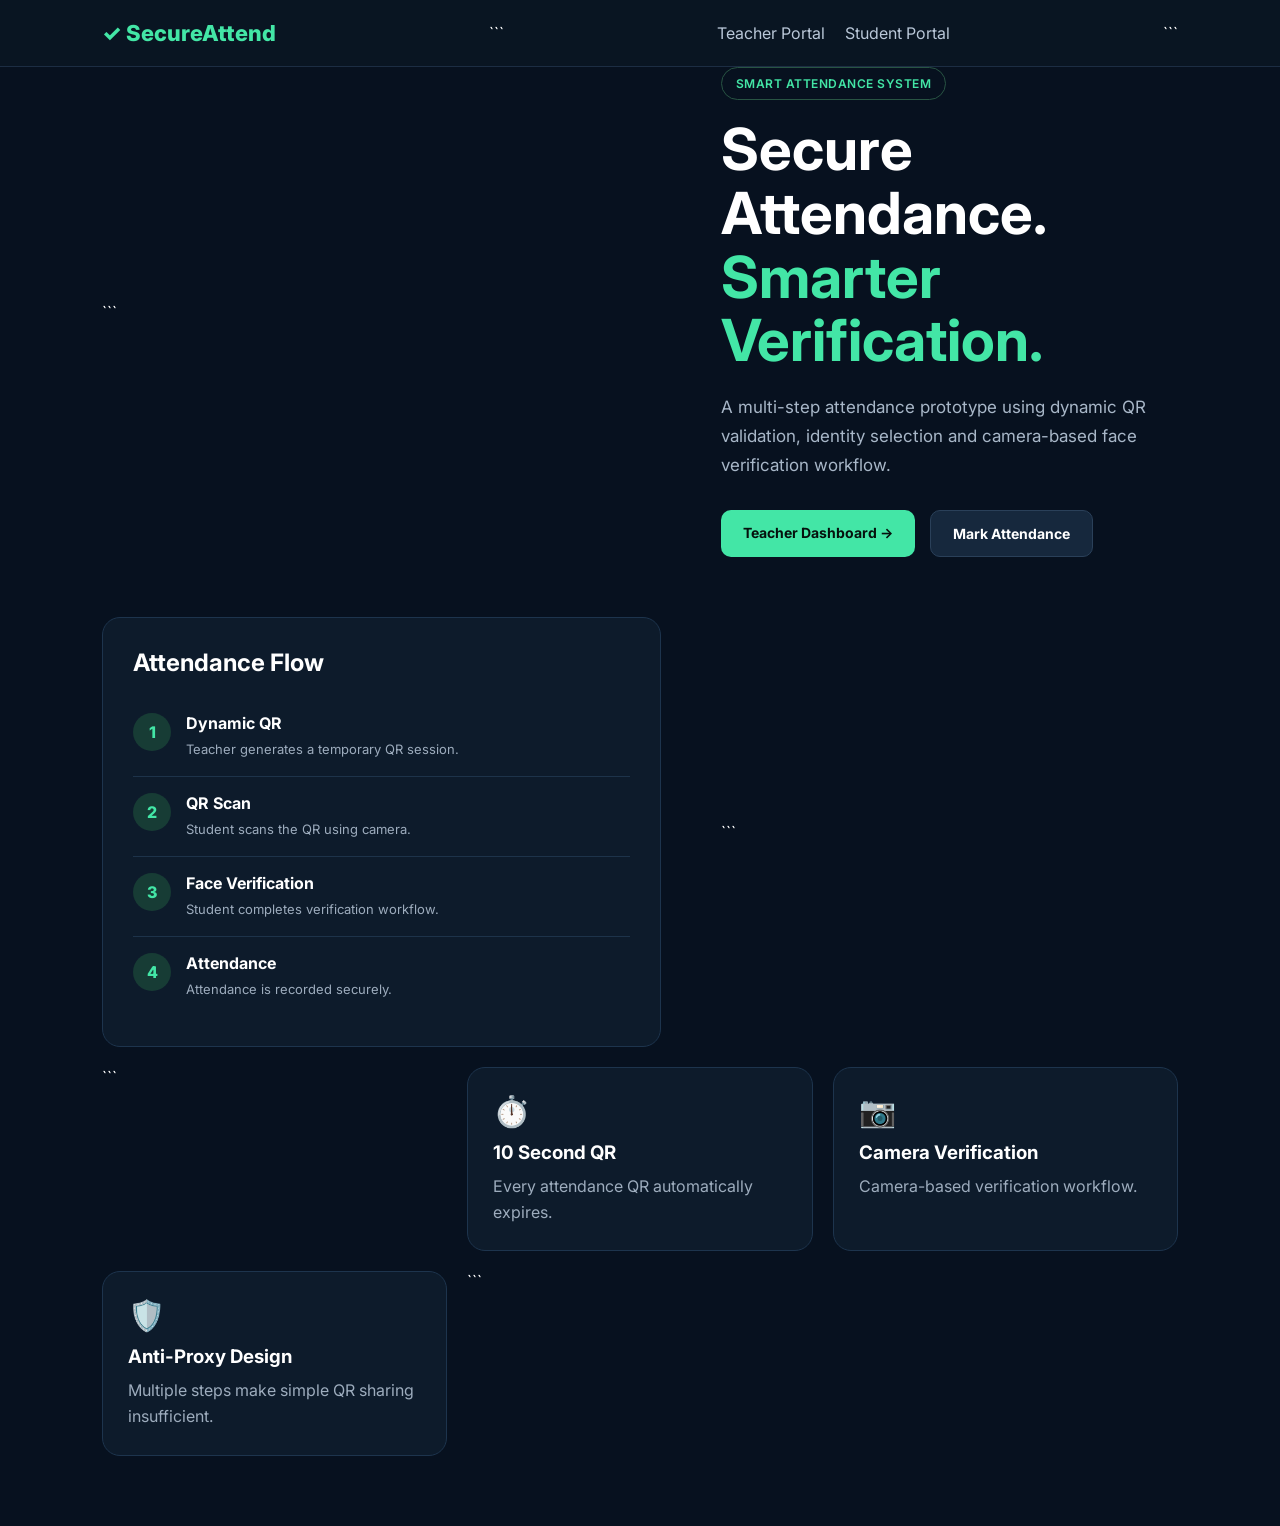
<file: index.html>
<!DOCTYPE html>

<html lang="en">
<head>
    <meta charset="UTF-8">
    <meta name="viewport" content="width=device-width, initial-scale=1.0">
    <title>SecureAttend | Smart Attendance</title>
    <link rel="stylesheet" href="style.css">
</head>

<body>

<nav class="navbar">
    <div class="logo">✓ SecureAttend</div>

```
<div class="nav-buttons">
    <a href="teacher.html">Teacher Portal</a>
    <a href="student.html">Student Portal</a>
</div>
```

</nav>

<section class="hero">

```
<div class="hero-left">

    <div class="badge">
        SMART ATTENDANCE SYSTEM
    </div>

    <h1>
        Secure Attendance.
        <span>Smarter Verification.</span>
    </h1>

    <p>
        A multi-step attendance prototype using dynamic QR validation,
        identity selection and camera-based face verification workflow.
    </p>

    <div class="hero-actions">
        <a href="teacher.html" class="primary-btn">
            Teacher Dashboard →
        </a>

        <a href="student.html" class="secondary-btn">
            Mark Attendance
        </a>
    </div>

</div>


<div class="flow-card">

    <h2>Attendance Flow</h2>

    <div class="flow-step">
        <div class="number">1</div>
        <div>
            <strong>Dynamic QR</strong>
            <p>Teacher generates a temporary QR session.</p>
        </div>
    </div>

    <div class="flow-step">
        <div class="number">2</div>
        <div>
            <strong>QR Scan</strong>
            <p>Student scans the QR using camera.</p>
        </div>
    </div>

    <div class="flow-step">
        <div class="number">3</div>
        <div>
            <strong>Face Verification</strong>
            <p>Student completes verification workflow.</p>
        </div>
    </div>

    <div class="flow-step">
        <div class="number">4</div>
        <div>
            <strong>Attendance</strong>
            <p>Attendance is recorded securely.</p>
        </div>
    </div>

</div>
```

</section>

<section class="feature-section">

```
<div class="feature">
    <div class="feature-icon">⏱️</div>
    <h3>10 Second QR</h3>
    <p>Every attendance QR automatically expires.</p>
</div>

<div class="feature">
    <div class="feature-icon">📷</div>
    <h3>Camera Verification</h3>
    <p>Camera-based verification workflow.</p>
</div>

<div class="feature">
    <div class="feature-icon">🛡️</div>
    <h3>Anti-Proxy Design</h3>
    <p>Multiple steps make simple QR sharing insufficient.</p>
</div>
```

</section>

</body>
</html>
</file>
<file: style.css>
@import url('https://fonts.googleapis.com/css2?family=Inter:wght@400;500;600;700;800&display=swap');

* {
    box-sizing: border-box;
    margin: 0;
    padding: 0;
}

body {
    font-family: Inter, Arial, sans-serif;
    background: #07111f;
    color: #ffffff;
    min-height: 100vh;
}

a {
    text-decoration: none;
    color: inherit;
}

/* ============================= */
/* NAVBAR */
/* ============================= */

.navbar {
    padding: 20px 8%;
    display: flex;
    align-items: center;
    justify-content: space-between;
    border-bottom: 1px solid #1c2d43;
    background: #091522;
}

.logo {
    font-size: 22px;
    font-weight: 800;
    color: #43e6a6;
}

.nav-buttons {
    display: flex;
    gap: 20px;
}

.nav-buttons a {
    color: #b9c7d8;
    transition: 0.2s;
}

.nav-buttons a:hover {
    color: #43e6a6;
}

/* ============================= */
/* HOME PAGE */
/* ============================= */

.hero {
    width: 84%;
    max-width: 1200px;
    margin: auto;
    min-height: 70vh;

    display: grid;
    grid-template-columns: 1.1fr 0.9fr;

    gap: 60px;
    align-items: center;
}

.badge {
    display: inline-block;

    color: #43e6a6;

    border: 1px solid #285443;

    padding: 8px 14px;

    border-radius: 30px;

    font-size: 12px;

    font-weight: 600;

    letter-spacing: 0.5px;

    margin-bottom: 18px;
}

.hero h1 {
    font-size: 58px;
    line-height: 1.1;
    margin-bottom: 20px;
}

.hero h1 span {
    display: block;
    color: #43e6a6;
}

.hero p {
    color: #a8b7c8;
    line-height: 1.7;
    font-size: 17px;
}

.hero-actions {
    display: flex;
    gap: 15px;
    margin-top: 30px;
}

/* ============================= */
/* BUTTONS */
/* ============================= */

.primary-btn,
.secondary-btn,
.danger-btn {
    border: none;
    padding: 14px 22px;

    border-radius: 10px;

    cursor: pointer;

    font-weight: 700;

    font-size: 14px;

    display: inline-block;

    transition: 0.2s;
}

.primary-btn {
    background: #43e6a6;
    color: #06110d;
}

.primary-btn:hover {
    transform: translateY(-2px);

    box-shadow: 0 10px 25px rgba(67, 230, 166, 0.2);
}

.secondary-btn {
    background: #16283d;
    color: white;

    border: 1px solid #2a4059;
}

.secondary-btn:hover {
    background: #203852;
}

.danger-btn {
    background: #3b1e28;
    color: #ff9bac;
}

.danger-btn:hover {
    background: #542633;
}

.full-btn {
    width: 100%;
    margin-top: 20px;
}

/* ============================= */
/* FLOW CARD */
/* ============================= */

.flow-card,
.card,
.student-card,
.feature {
    background: #0d1b2b;

    border: 1px solid #1d344d;

    border-radius: 18px;
}

.flow-card {
    padding: 30px;
}

.flow-card h2 {
    margin-bottom: 20px;
}

.flow-step {
    display: flex;

    gap: 15px;

    padding: 16px 0;

    border-bottom: 1px solid #1d334a;
}

.flow-step:last-child {
    border-bottom: none;
}

.number {
    min-width: 38px;

    width: 38px;

    height: 38px;

    border-radius: 50%;

    background: #173c35;

    color: #43e6a6;

    display: flex;

    justify-content: center;

    align-items: center;

    font-weight: 800;
}

.flow-step strong {
    display: block;
}

.flow-step p {
    font-size: 13px;

    margin-top: 5px;

    color: #9dacbd;
}

/* ============================= */
/* FEATURES */
/* ============================= */

.feature-section {
    width: 84%;

    max-width: 1200px;

    margin: 20px auto 70px;

    display: grid;

    grid-template-columns: repeat(3, 1fr);

    gap: 20px;
}

.feature {
    padding: 25px;

    transition: 0.2s;
}

.feature:hover {
    transform: translateY(-4px);

    border-color: #2f6c5a;
}

.feature-icon {
    font-size: 30px;
    margin-bottom: 12px;
}

.feature p {
    color: #9dacbd;

    line-height: 1.6;

    margin-top: 10px;
}

/* ============================= */
/* TEACHER DASHBOARD */
/* ============================= */

.dashboard {
    width: 90%;

    max-width: 1200px;

    margin: 40px auto;
}

.dashboard-header {
    display: flex;

    justify-content: space-between;

    align-items: center;

    margin-bottom: 30px;
}

.dashboard-header h1 {
    margin-bottom: 10px;

    font-size: 38px;
}

.dashboard-header p {
    color: #9aaabd;
}

.dashboard-grid {
    display: grid;

    grid-template-columns: 1fr 1fr;

    gap: 25px;
}

.card {
    padding: 28px;
}

.card h2 {
    margin-bottom: 12px;
}

.qrcode {
    background: white;

    width: 240px;

    height: 240px;

    margin: 25px auto;

    color: #07111f;

    display: flex;

    align-items: center;

    justify-content: center;

    padding: 10px;

    border-radius: 12px;
}

.timer-section {
    text-align: center;
}

.big-timer {
    font-size: 58px;

    color: #43e6a6;

    font-weight: 800;

    margin: 5px 0;
}

/* ============================= */
/* STATISTICS */
/* ============================= */

.stats {
    display: grid;

    grid-template-columns: repeat(3, 1fr);

    gap: 12px;

    margin: 25px 0;
}

.stat-box {
    background: #14263a;

    padding: 18px;

    border-radius: 12px;

    text-align: center;
}

.stat-box span {
    display: block;

    font-size: 12px;

    color: #93a4b6;

    margin-bottom: 8px;
}

.stat-box strong {
    font-size: 27px;

    color: #43e6a6;
}

.recent-title {
    margin-bottom: 15px;
}

.attendance-list {
    max-height: 280px;

    overflow-y: auto;
}

.attendance-item {
    padding: 14px;

    margin-bottom: 10px;

    background: #14263a;

    border-radius: 10px;

    display: flex;

    justify-content: space-between;

    align-items: center;
}

.present {
    color: #43e6a6;

    font-weight: 700;
}

/* ============================= */
/* ATTENDANCE TABLE */
/* ============================= */

.table-card {
    margin-top: 25px;
}

.table-header {
    display: flex;

    justify-content: space-between;

    align-items: center;

    margin-bottom: 20px;
}

.table-wrapper {
    overflow-x: auto;
}

table {
    width: 100%;

    border-collapse: collapse;
}

th,
td {
    padding: 15px;

    text-align: left;

    border-bottom: 1px solid #22374e;
}

th {
    color: #8fa5bb;

    font-size: 14px;
}

td {
    color: #d7e0ea;
}

/* ============================= */
/* STUDENT PAGE */
/* ============================= */

.student-page {
    width: 90%;

    max-width: 650px;

    margin: 45px auto;
}

.page-title {
    text-align: center;

    margin-bottom: 30px;
}

.page-title h1 {
    margin-bottom: 10px;

    font-size: 38px;
}

.page-title p {
    color: #9aaabd;
}

.student-card {
    padding: 30px;

    text-align: center;
}

.student-card h2 {
    margin-bottom: 10px;
}

.student-card p {
    color: #9aaabd;
}

.step-circle {
    width: 48px;

    height: 48px;

    border-radius: 50%;

    background: #43e6a6;

    color: #07111f;

    font-weight: 800;

    display: flex;

    align-items: center;

    justify-content: center;

    margin: auto auto 18px;
}

/* ============================= */
/* STUDENT SELECT */
/* ============================= */

select {
    width: 100%;

    padding: 15px;

    margin-top: 25px;

    border-radius: 10px;

    background: #14263a;

    color: white;

    border: 1px solid #29435d;

    outline: none;

    font-size: 15px;
}

select:focus {
    border-color: #43e6a6;
}

/* ============================= */
/* HIDDEN */
/* ============================= */

.hidden {
    display: none !important;
}

/* ============================= */
/* QR SCANNER */
/* ============================= */

#reader {
    margin-top: 25px;

    border-radius: 12px;

    overflow: hidden;

    background: white;
}

/* ============================= */
/* FACE VERIFICATION */
/* ============================= */

.face-timer {
    margin: 20px;

    color: #b4c0ce;

    font-size: 16px;
}

#faceTimer {
    font-size: 38px;

    font-weight: 800;

    color: #43e6a6;

    margin-right: 5px;
}

.camera-box {
    width: 100%;

    max-width: 400px;

    margin: 20px auto;

    overflow: hidden;

    border-radius: 15px;

    border: 2px solid #43e6a6;

    background: #000;
}

video {
    width: 100%;

    display: block;
}

.small-note {
    font-size: 12px;

    margin-top: 15px;

    color: #7f91a4;
}

/* ============================= */
/* SUCCESS SCREEN */
/* ============================= */

.success-card {
    padding-top: 45px;

    padding-bottom: 45px;
}

.success-mark {
    width: 90px;

    height: 90px;

    background: #43e6a6;

    color: #06110d;

    border-radius: 50%;

    margin: auto auto 20px;

    display: flex;

    align-items: center;

    justify-content: center;

    font-size: 45px;

    font-weight: 800;
}

.attendance-code {
    margin: 25px auto;

    padding: 15px;

    max-width: 350px;

    background: #14263a;

    border-radius: 10px;
}

.attendance-code span {
    display: block;

    font-size: 12px;

    color: #8fa3b8;

    margin-bottom: 7px;
}

.attendance-code strong {
    color: #43e6a6;
}

/* ============================= */
/* RESPONSIVE DESIGN */
/* ============================= */

@media (max-width: 800px) {

    .navbar {
        padding: 18px 5%;
    }

    .hero {
        grid-template-columns: 1fr;

        padding: 50px 0;

        gap: 35px;
    }

    .hero h1 {
        font-size: 42px;
    }

    .feature-section {
        grid-template-columns: 1fr;
    }

    .dashboard-grid {
        grid-template-columns: 1fr;
    }

    .dashboard-header {
        flex-direction: column;

        align-items: flex-start;

        gap: 15px;
    }

    .stats {
        grid-template-columns: 1fr;
    }

    .table-header {
        flex-direction: column;

        align-items: flex-start;

        gap: 15px;
    }

    .nav-buttons {
        gap: 12px;

        font-size: 13px;
    }

    .page-title h1 {
        font-size: 30px;
    }

}
</file>
